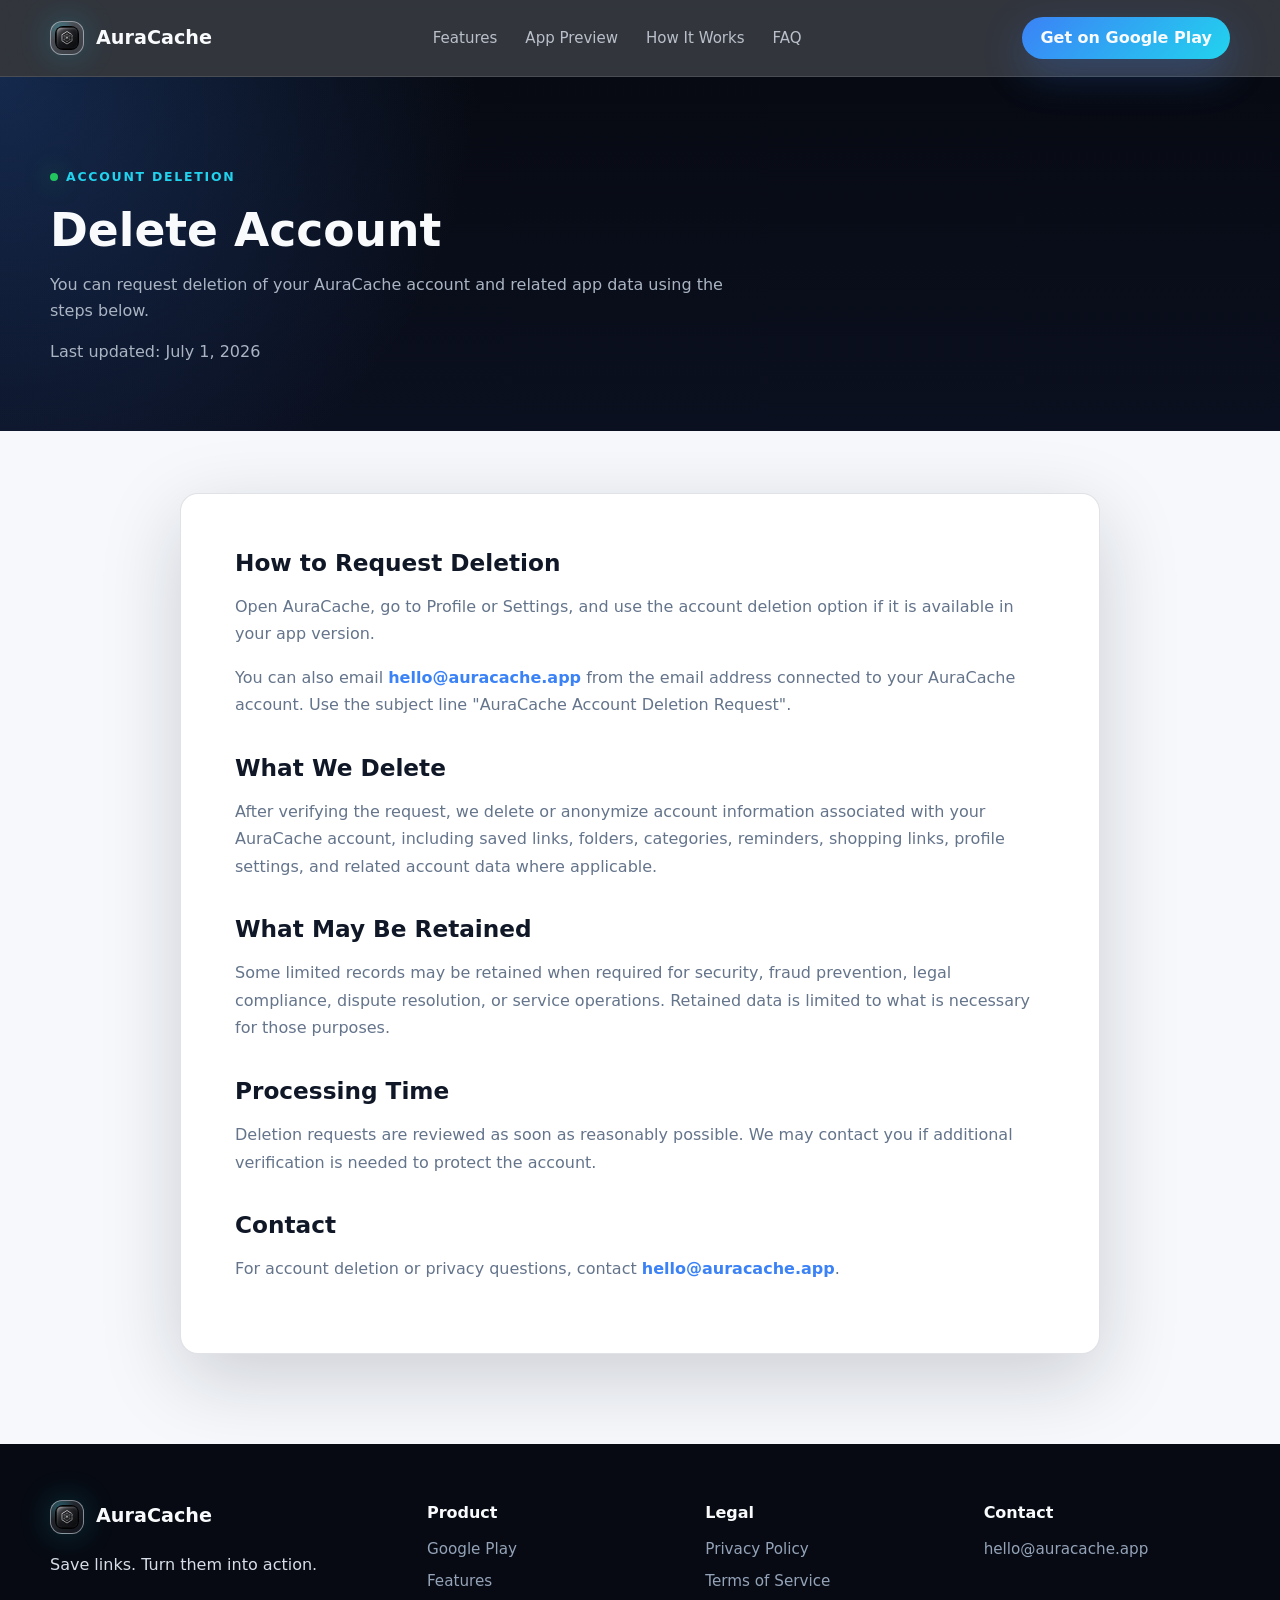
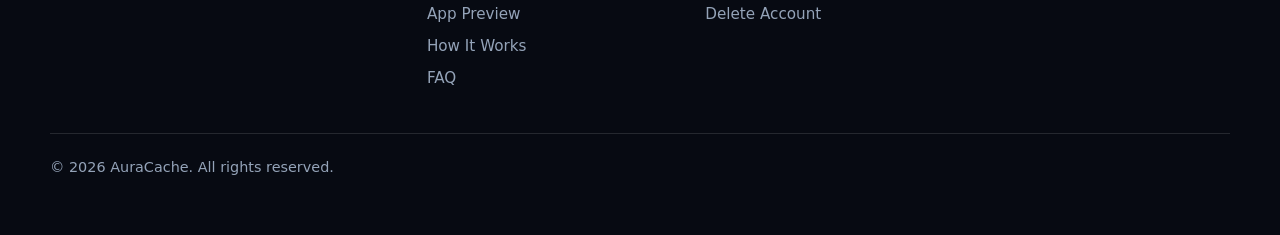
<file: delete-account/index.html>
<!doctype html>
<html lang="en">
<head>
  <meta charset="utf-8">
  <title>Delete Account - AuraCache</title>
  <meta name="viewport" content="width=device-width, initial-scale=1">
  <meta name="description" content="How to request deletion of your AuraCache account and related app data.">
  <meta name="robots" content="index, follow">
  <link rel="canonical" href="https://auracache.app/delete-account/">
  <meta property="og:type" content="website">
  <meta property="og:site_name" content="AuraCache">
  <meta property="og:url" content="https://auracache.app/delete-account/">
  <meta property="og:title" content="Delete Account - AuraCache">
  <meta property="og:description" content="Instructions for deleting your AuraCache account and related app data.">
  <meta property="og:image" content="https://auracache.app/og-image.png">
  <meta name="twitter:card" content="summary_large_image">
  <meta name="twitter:title" content="Delete Account - AuraCache">
  <meta name="twitter:description" content="Instructions for deleting your AuraCache account and related app data.">
  <meta name="twitter:image" content="https://auracache.app/og-image.png">
  <link rel="icon" href="../favicon.ico" sizes="any">
  <link rel="icon" type="image/png" sizes="32x32" href="../favicon-32x32.png">
  <link rel="icon" type="image/png" sizes="16x16" href="../favicon-16x16.png">
  <link rel="apple-touch-icon" href="../apple-touch-icon.png">
  <link rel="manifest" href="../site.webmanifest">
  <meta name="theme-color" content="#070a12">
  <link rel="stylesheet" href="../style.css">
</head>
<body class="legal-page">
  <header class="site-header">
    <div class="container nav">
      <a class="brand" href="../index.html" aria-label="AuraCache home"><span class="brand-mark"><img src="../android-chrome-192x192.png" alt="" width="24" height="24" style="width:24px;height:24px;border-radius:8px;display:block;"></span><span>AuraCache</span></a>
      <nav class="nav-links" aria-label="Main navigation"><a href="../index.html#features">Features</a><a href="../index.html#app-preview">App Preview</a><a href="../index.html#how-it-works">How It Works</a><a href="../index.html#faq">FAQ</a></nav>
      <a class="nav-cta" href="https://play.google.com/store/apps/details?id=com.auracache.app" rel="noopener noreferrer">Get on Google Play</a>
    </div>
  </header>
  <main>
    <section class="legal-hero"><div class="container"><div class="eyebrow"><span class="eyebrow-dot"></span> Account Deletion</div><h1>Delete Account</h1><p>You can request deletion of your AuraCache account and related app data using the steps below.</p><p>Last updated: July 1, 2026</p></div></section>
    <section class="legal-content"><div class="container"><article class="legal-card">
      <h2>How to Request Deletion</h2>
      <p>Open AuraCache, go to Profile or Settings, and use the account deletion option if it is available in your app version.</p>
      <p>You can also email <a href="mailto:hello@auracache.app?subject=AuraCache%20Account%20Deletion%20Request">hello@auracache.app</a> from the email address connected to your AuraCache account. Use the subject line "AuraCache Account Deletion Request".</p>
      <h2>What We Delete</h2>
      <p>After verifying the request, we delete or anonymize account information associated with your AuraCache account, including saved links, folders, categories, reminders, shopping links, profile settings, and related account data where applicable.</p>
      <h2>What May Be Retained</h2>
      <p>Some limited records may be retained when required for security, fraud prevention, legal compliance, dispute resolution, or service operations. Retained data is limited to what is necessary for those purposes.</p>
      <h2>Processing Time</h2>
      <p>Deletion requests are reviewed as soon as reasonably possible. We may contact you if additional verification is needed to protect the account.</p>
      <h2>Contact</h2>
      <p>For account deletion or privacy questions, contact <a href="mailto:hello@auracache.app">hello@auracache.app</a>.</p>
    </article></div></section>
  </main>
  <footer class="site-footer"><div class="container"><div class="footer-grid"><div><a class="brand" href="../index.html" aria-label="AuraCache home"><span class="brand-mark"><img src="../android-chrome-192x192.png" alt="" width="24" height="24" style="width:24px;height:24px;border-radius:8px;display:block;"></span><span>AuraCache</span></a><p>Save links. Turn them into action.</p></div><div><div class="footer-title">Product</div><div class="footer-links"><a href="https://play.google.com/store/apps/details?id=com.auracache.app" rel="noopener noreferrer">Google Play</a><a href="../index.html#features">Features</a><a href="../index.html#app-preview">App Preview</a><a href="../index.html#how-it-works">How It Works</a><a href="../index.html#faq">FAQ</a></div></div><div><div class="footer-title">Legal</div><div class="footer-links"><a href="../privacy.html">Privacy Policy</a><a href="../terms.html">Terms of Service</a><a href="../delete-account/">Delete Account</a></div></div><div><div class="footer-title">Contact</div><div class="footer-links"><a href="mailto:hello@auracache.app">hello@auracache.app</a></div></div></div><div class="footer-bottom">&copy; 2026 AuraCache. All rights reserved.</div></div></footer>
</body>
</html>
</file>
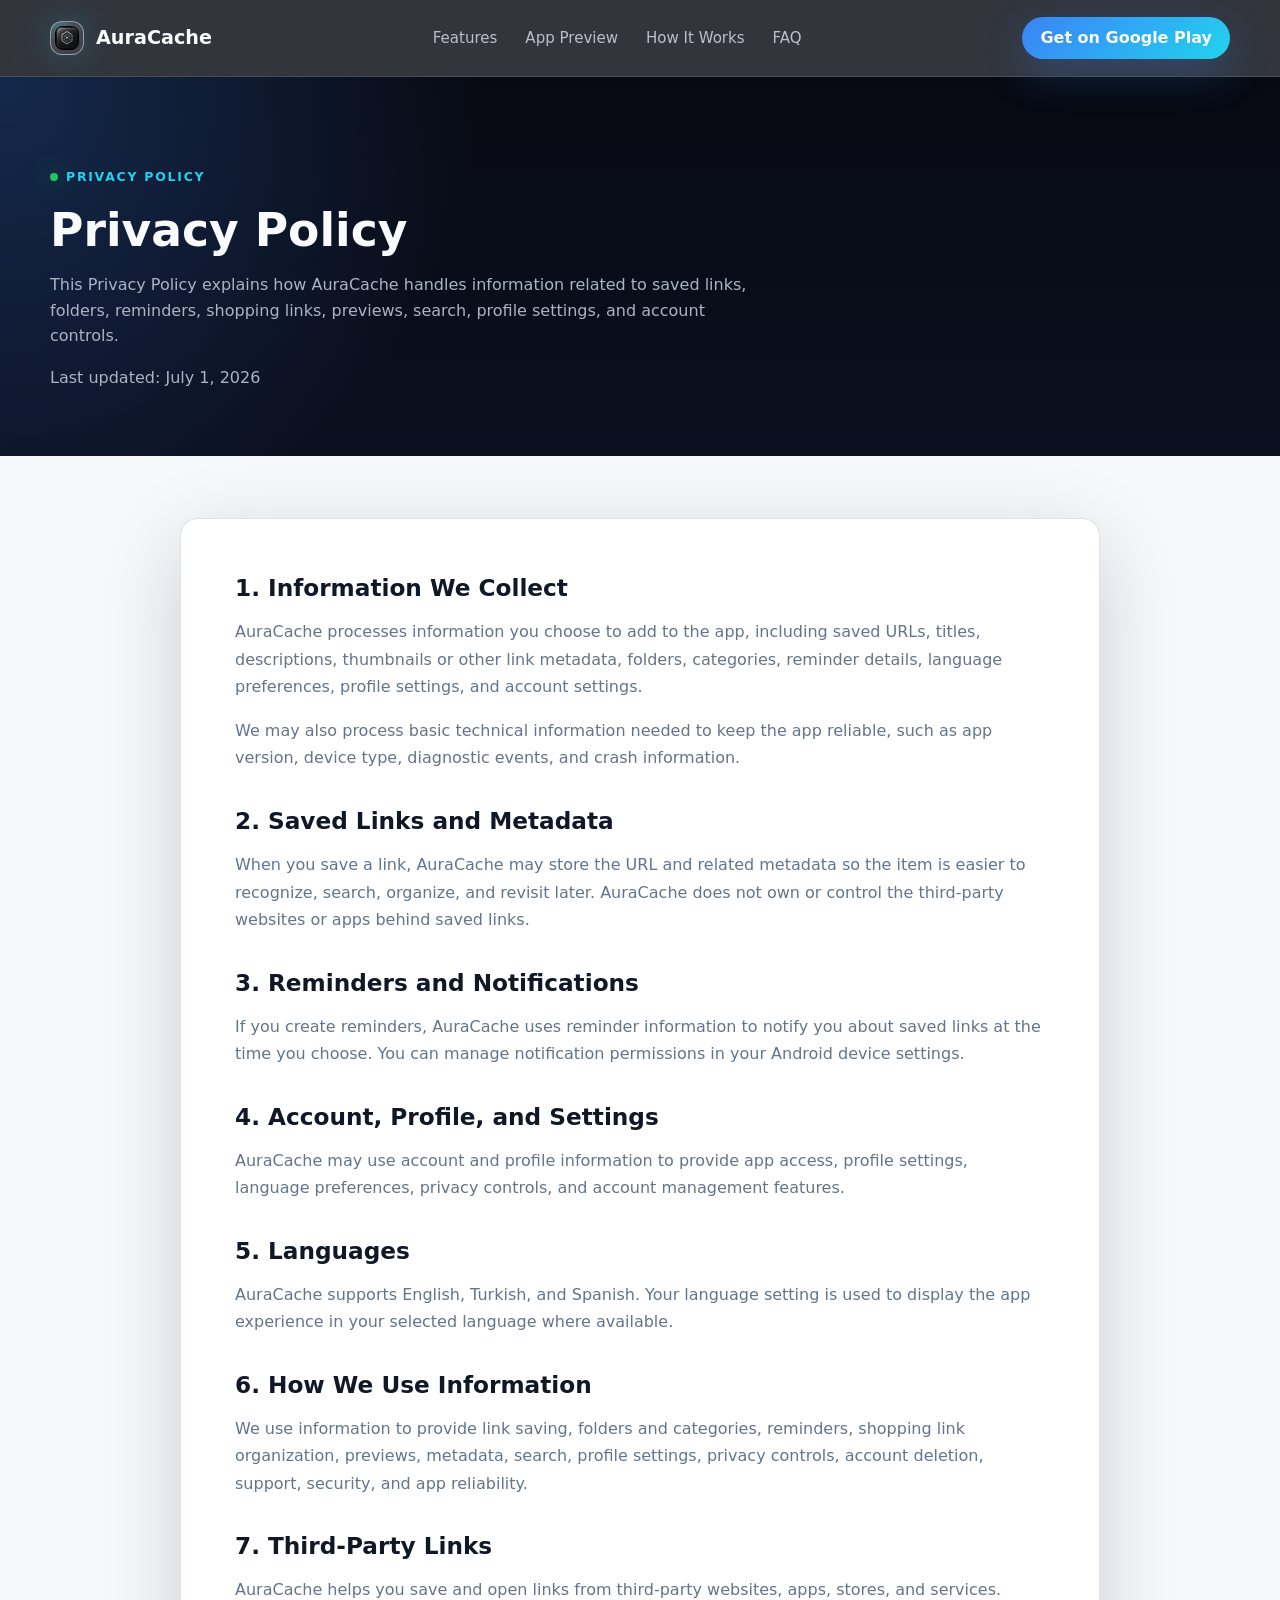
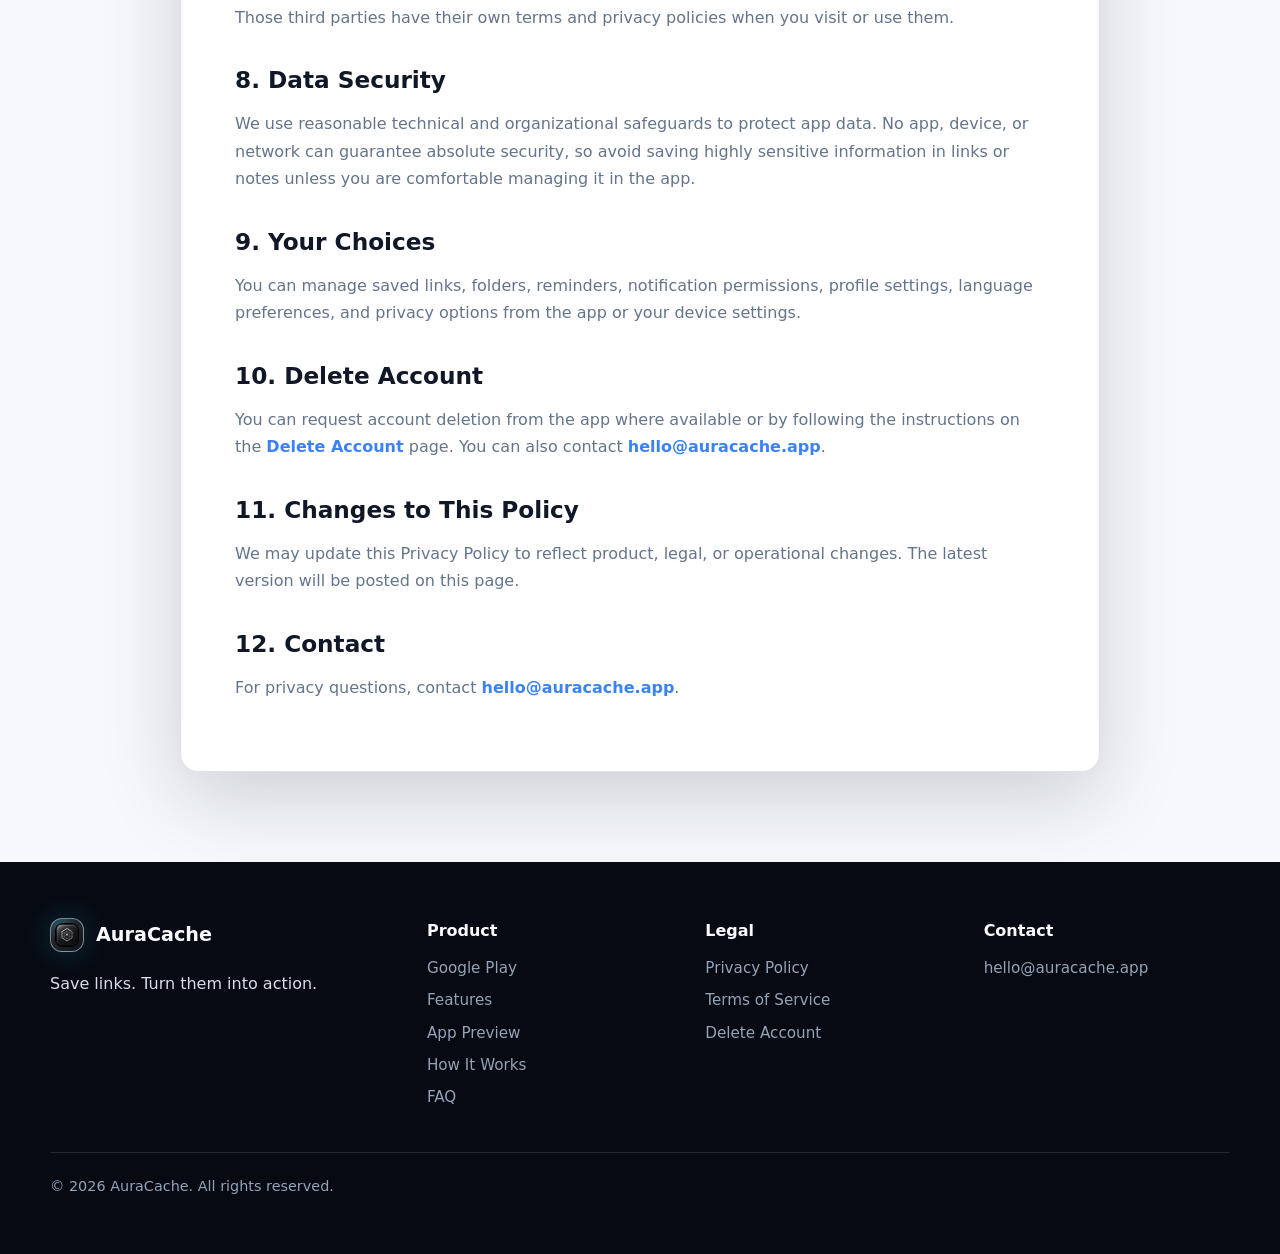
<file: privacy.html>
<!doctype html>
<html lang="en">
<head>
  <meta charset="utf-8">
  <title>Privacy Policy - AuraCache</title>
  <meta name="viewport" content="width=device-width, initial-scale=1">
  <meta name="description" content="Privacy Policy for AuraCache, an Android app for saving links, folders, reminders, shopping links, previews, search, profile settings, and account privacy controls.">
  <meta name="robots" content="index, follow">
  <link rel="canonical" href="https://auracache.app/privacy.html">
  <meta property="og:type" content="website">
  <meta property="og:site_name" content="AuraCache">
  <meta property="og:url" content="https://auracache.app/privacy.html">
  <meta property="og:title" content="Privacy Policy - AuraCache">
  <meta property="og:description" content="How AuraCache handles saved links, metadata, reminders, settings, account controls, and privacy requests.">
  <meta property="og:image" content="https://auracache.app/og-image.png">
  <meta name="twitter:card" content="summary_large_image">
  <meta name="twitter:title" content="Privacy Policy - AuraCache">
  <meta name="twitter:description" content="How AuraCache handles saved links, metadata, reminders, settings, account controls, and privacy requests.">
  <meta name="twitter:image" content="https://auracache.app/og-image.png">
  <link rel="icon" href="favicon.ico" sizes="any">
  <link rel="icon" type="image/png" sizes="32x32" href="favicon-32x32.png">
  <link rel="icon" type="image/png" sizes="16x16" href="favicon-16x16.png">
  <link rel="apple-touch-icon" href="apple-touch-icon.png">
  <link rel="manifest" href="site.webmanifest">
  <meta name="theme-color" content="#070a12">
  <link rel="stylesheet" href="style.css">
</head>
<body class="legal-page">
  <header class="site-header">
    <div class="container nav">
      <a class="brand" href="index.html" aria-label="AuraCache home"><span class="brand-mark"><img src="android-chrome-192x192.png" alt="" width="24" height="24" style="width:24px;height:24px;border-radius:8px;display:block;"></span><span>AuraCache</span></a>
      <nav class="nav-links" aria-label="Main navigation"><a href="index.html#features">Features</a><a href="index.html#app-preview">App Preview</a><a href="index.html#how-it-works">How It Works</a><a href="index.html#faq">FAQ</a></nav>
      <a class="nav-cta" href="https://play.google.com/store/apps/details?id=com.auracache.app" rel="noopener noreferrer">Get on Google Play</a>
    </div>
  </header>
  <main>
    <section class="legal-hero"><div class="container"><div class="eyebrow"><span class="eyebrow-dot"></span> Privacy Policy</div><h1>Privacy Policy</h1><p>This Privacy Policy explains how AuraCache handles information related to saved links, folders, reminders, shopping links, previews, search, profile settings, and account controls.</p><p>Last updated: July 1, 2026</p></div></section>
    <section class="legal-content"><div class="container"><article class="legal-card">
      <h2>1. Information We Collect</h2>
      <p>AuraCache processes information you choose to add to the app, including saved URLs, titles, descriptions, thumbnails or other link metadata, folders, categories, reminder details, language preferences, profile settings, and account settings.</p>
      <p>We may also process basic technical information needed to keep the app reliable, such as app version, device type, diagnostic events, and crash information.</p>
      <h2>2. Saved Links and Metadata</h2>
      <p>When you save a link, AuraCache may store the URL and related metadata so the item is easier to recognize, search, organize, and revisit later. AuraCache does not own or control the third-party websites or apps behind saved links.</p>
      <h2>3. Reminders and Notifications</h2>
      <p>If you create reminders, AuraCache uses reminder information to notify you about saved links at the time you choose. You can manage notification permissions in your Android device settings.</p>
      <h2>4. Account, Profile, and Settings</h2>
      <p>AuraCache may use account and profile information to provide app access, profile settings, language preferences, privacy controls, and account management features.</p>
      <h2>5. Languages</h2>
      <p>AuraCache supports English, Turkish, and Spanish. Your language setting is used to display the app experience in your selected language where available.</p>
      <h2>6. How We Use Information</h2>
      <p>We use information to provide link saving, folders and categories, reminders, shopping link organization, previews, metadata, search, profile settings, privacy controls, account deletion, support, security, and app reliability.</p>
      <h2>7. Third-Party Links</h2>
      <p>AuraCache helps you save and open links from third-party websites, apps, stores, and services. Those third parties have their own terms and privacy policies when you visit or use them.</p>
      <h2>8. Data Security</h2>
      <p>We use reasonable technical and organizational safeguards to protect app data. No app, device, or network can guarantee absolute security, so avoid saving highly sensitive information in links or notes unless you are comfortable managing it in the app.</p>
      <h2>9. Your Choices</h2>
      <p>You can manage saved links, folders, reminders, notification permissions, profile settings, language preferences, and privacy options from the app or your device settings.</p>
      <h2>10. Delete Account</h2>
      <p>You can request account deletion from the app where available or by following the instructions on the <a href="delete-account/">Delete Account</a> page. You can also contact <a href="mailto:hello@auracache.app">hello@auracache.app</a>.</p>
      <h2>11. Changes to This Policy</h2>
      <p>We may update this Privacy Policy to reflect product, legal, or operational changes. The latest version will be posted on this page.</p>
      <h2>12. Contact</h2>
      <p>For privacy questions, contact <a href="mailto:hello@auracache.app">hello@auracache.app</a>.</p>
    </article></div></section>
  </main>
  <footer class="site-footer"><div class="container"><div class="footer-grid"><div><a class="brand" href="index.html" aria-label="AuraCache home"><span class="brand-mark"><img src="android-chrome-192x192.png" alt="" width="24" height="24" style="width:24px;height:24px;border-radius:8px;display:block;"></span><span>AuraCache</span></a><p>Save links. Turn them into action.</p></div><div><div class="footer-title">Product</div><div class="footer-links"><a href="https://play.google.com/store/apps/details?id=com.auracache.app" rel="noopener noreferrer">Google Play</a><a href="index.html#features">Features</a><a href="index.html#app-preview">App Preview</a><a href="index.html#how-it-works">How It Works</a><a href="index.html#faq">FAQ</a></div></div><div><div class="footer-title">Legal</div><div class="footer-links"><a href="privacy.html">Privacy Policy</a><a href="terms.html">Terms of Service</a><a href="delete-account/">Delete Account</a></div></div><div><div class="footer-title">Contact</div><div class="footer-links"><a href="mailto:hello@auracache.app">hello@auracache.app</a></div></div></div><div class="footer-bottom">&copy; 2026 AuraCache. All rights reserved.</div></div></footer>
</body>
</html>
</file>
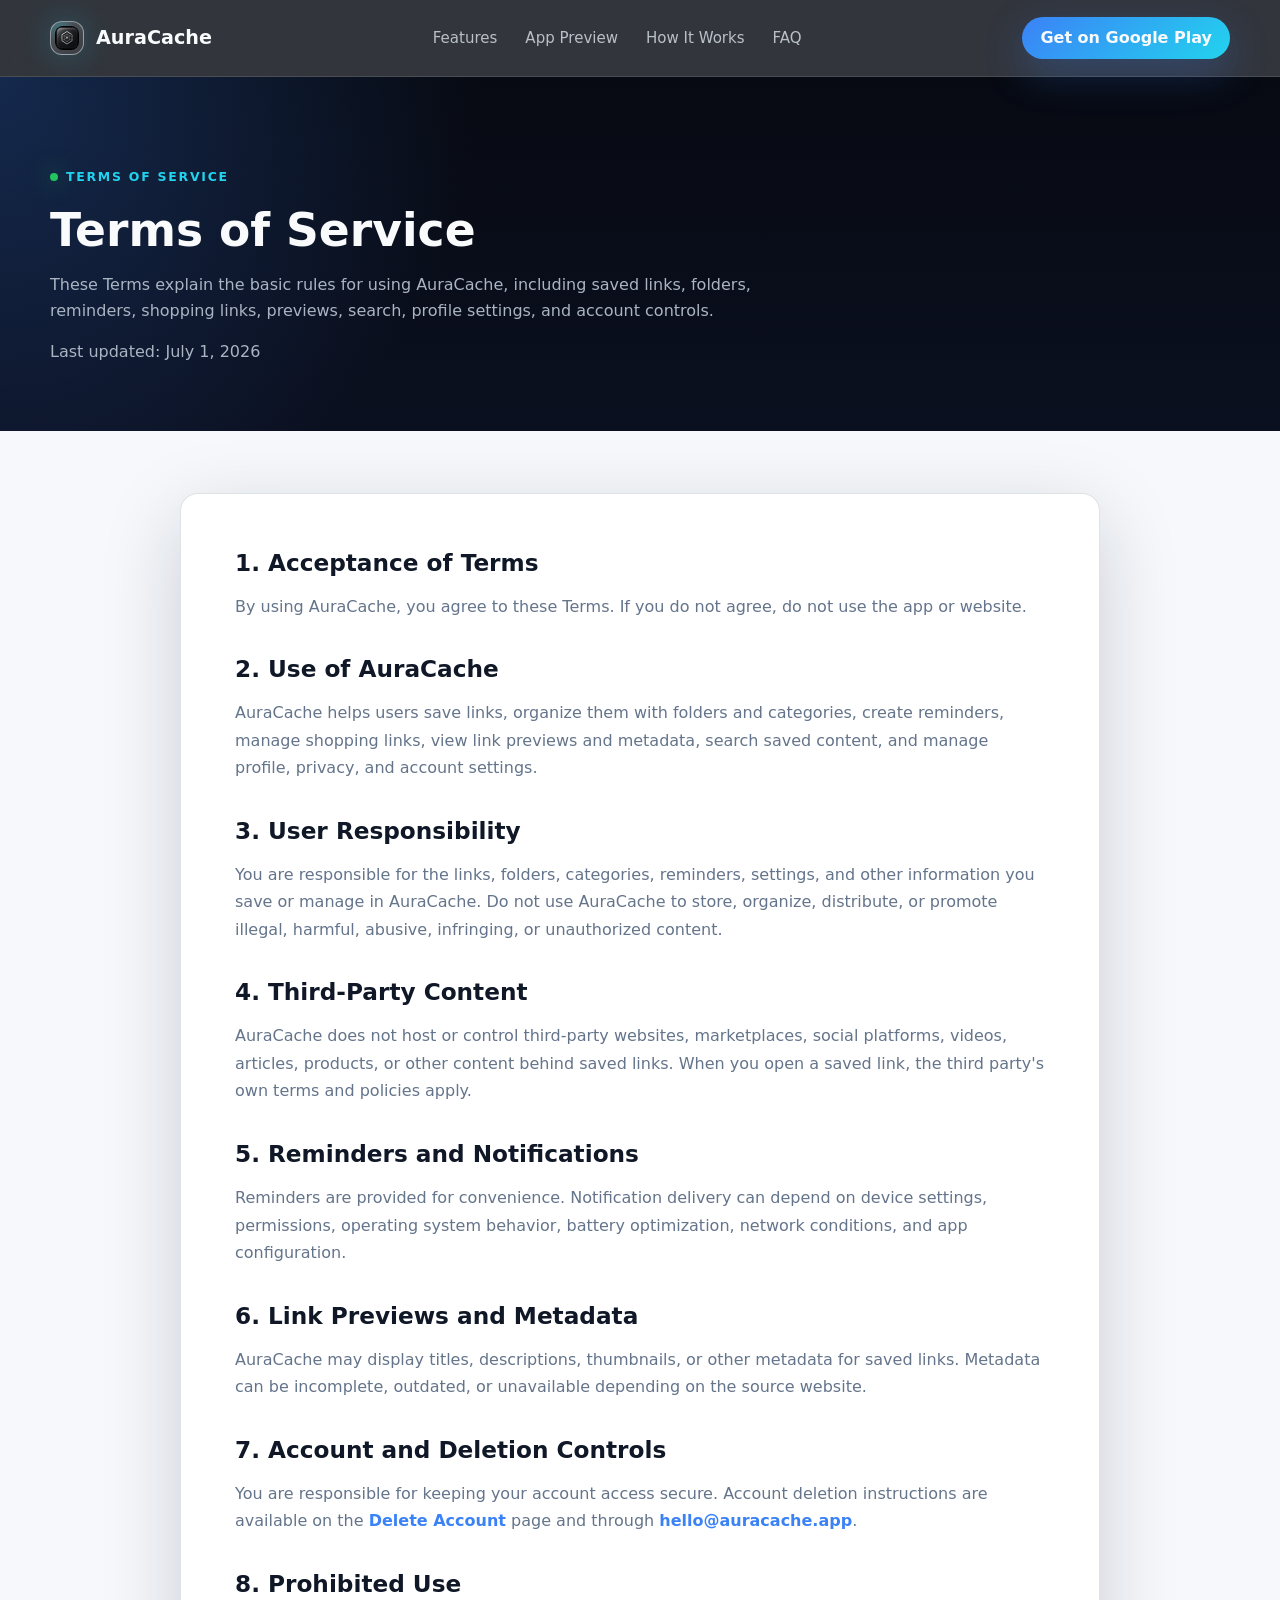
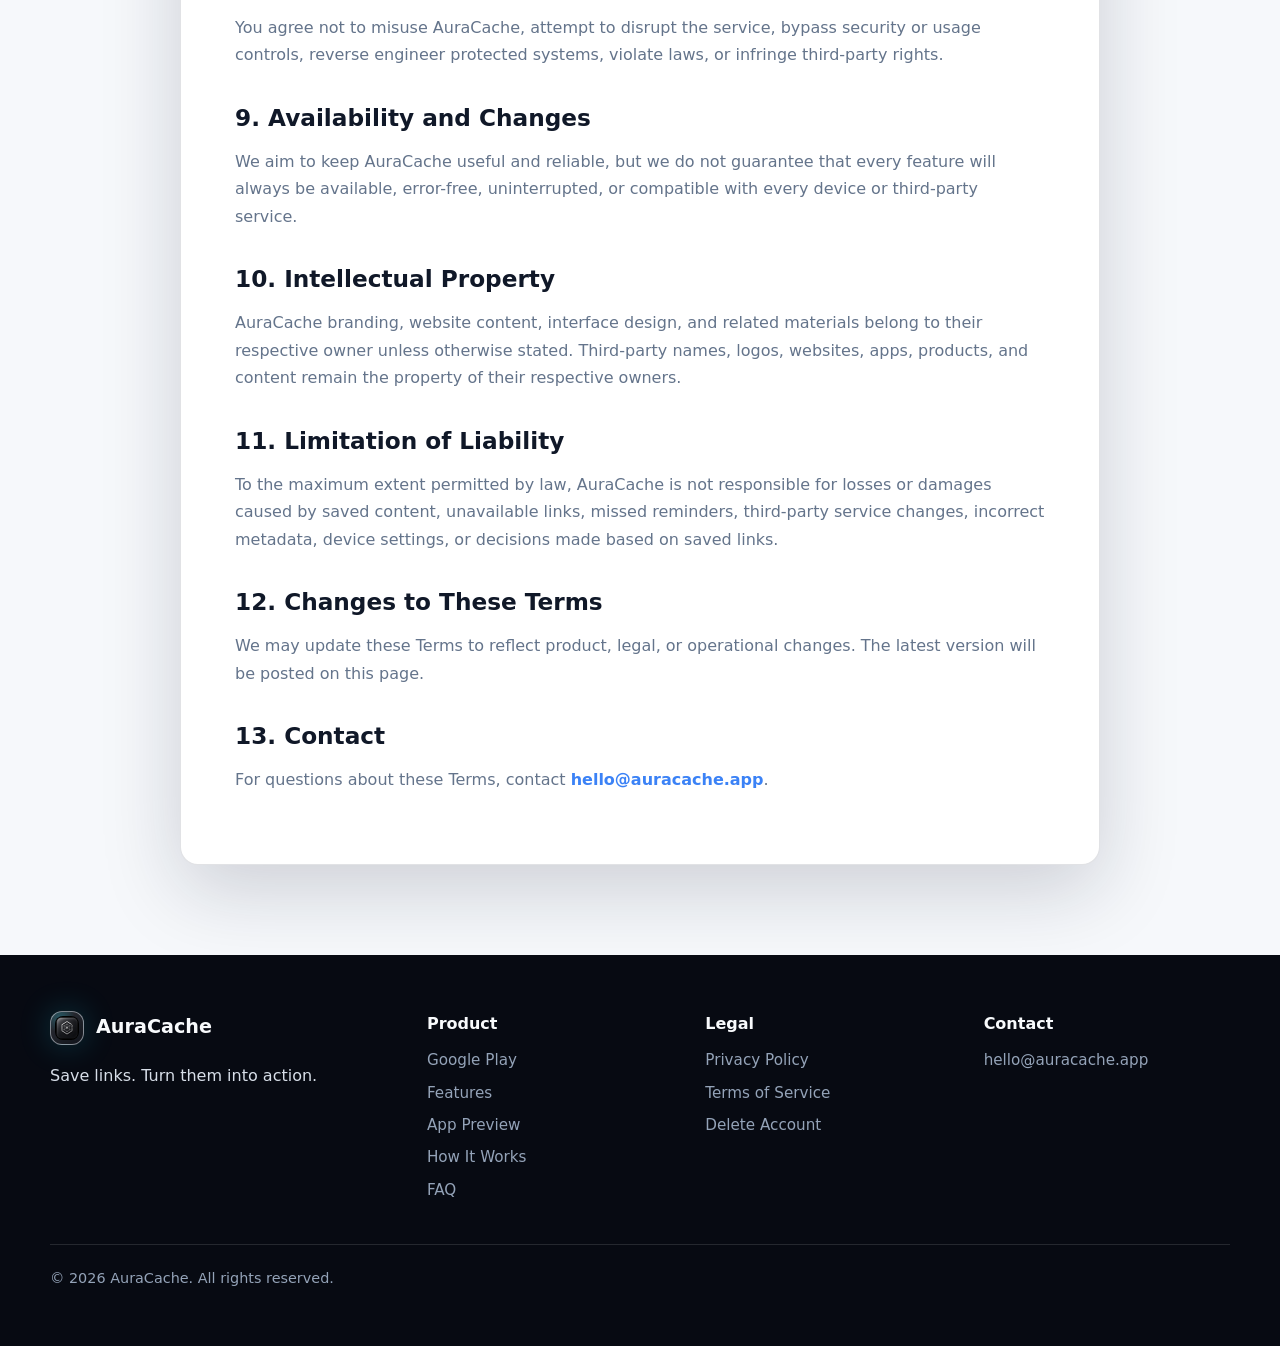
<file: terms.html>
<!doctype html>
<html lang="en">
<head>
  <meta charset="utf-8">
  <title>Terms of Service - AuraCache</title>
  <meta name="viewport" content="width=device-width, initial-scale=1">
  <meta name="description" content="Terms of Service for AuraCache, an Android app for saving links, folders, reminders, shopping links, previews, search, profile settings, and account controls.">
  <meta name="robots" content="index, follow">
  <link rel="canonical" href="https://auracache.app/terms.html">
  <meta property="og:type" content="website">
  <meta property="og:site_name" content="AuraCache">
  <meta property="og:url" content="https://auracache.app/terms.html">
  <meta property="og:title" content="Terms of Service - AuraCache">
  <meta property="og:description" content="Rules for using AuraCache to save links, organize folders, create reminders, manage shopping links, and use account controls.">
  <meta property="og:image" content="https://auracache.app/og-image.png">
  <meta name="twitter:card" content="summary_large_image">
  <meta name="twitter:title" content="Terms of Service - AuraCache">
  <meta name="twitter:description" content="Rules for using AuraCache to save links, organize folders, create reminders, manage shopping links, and use account controls.">
  <meta name="twitter:image" content="https://auracache.app/og-image.png">
  <link rel="icon" href="favicon.ico" sizes="any">
  <link rel="icon" type="image/png" sizes="32x32" href="favicon-32x32.png">
  <link rel="icon" type="image/png" sizes="16x16" href="favicon-16x16.png">
  <link rel="apple-touch-icon" href="apple-touch-icon.png">
  <link rel="manifest" href="site.webmanifest">
  <meta name="theme-color" content="#070a12">
  <link rel="stylesheet" href="style.css">
</head>
<body class="legal-page">
  <header class="site-header">
    <div class="container nav">
      <a class="brand" href="index.html" aria-label="AuraCache home"><span class="brand-mark"><img src="android-chrome-192x192.png" alt="" width="24" height="24" style="width:24px;height:24px;border-radius:8px;display:block;"></span><span>AuraCache</span></a>
      <nav class="nav-links" aria-label="Main navigation"><a href="index.html#features">Features</a><a href="index.html#app-preview">App Preview</a><a href="index.html#how-it-works">How It Works</a><a href="index.html#faq">FAQ</a></nav>
      <a class="nav-cta" href="https://play.google.com/store/apps/details?id=com.auracache.app" rel="noopener noreferrer">Get on Google Play</a>
    </div>
  </header>
  <main>
    <section class="legal-hero"><div class="container"><div class="eyebrow"><span class="eyebrow-dot"></span> Terms of Service</div><h1>Terms of Service</h1><p>These Terms explain the basic rules for using AuraCache, including saved links, folders, reminders, shopping links, previews, search, profile settings, and account controls.</p><p>Last updated: July 1, 2026</p></div></section>
    <section class="legal-content"><div class="container"><article class="legal-card">
      <h2>1. Acceptance of Terms</h2>
      <p>By using AuraCache, you agree to these Terms. If you do not agree, do not use the app or website.</p>
      <h2>2. Use of AuraCache</h2>
      <p>AuraCache helps users save links, organize them with folders and categories, create reminders, manage shopping links, view link previews and metadata, search saved content, and manage profile, privacy, and account settings.</p>
      <h2>3. User Responsibility</h2>
      <p>You are responsible for the links, folders, categories, reminders, settings, and other information you save or manage in AuraCache. Do not use AuraCache to store, organize, distribute, or promote illegal, harmful, abusive, infringing, or unauthorized content.</p>
      <h2>4. Third-Party Content</h2>
      <p>AuraCache does not host or control third-party websites, marketplaces, social platforms, videos, articles, products, or other content behind saved links. When you open a saved link, the third party's own terms and policies apply.</p>
      <h2>5. Reminders and Notifications</h2>
      <p>Reminders are provided for convenience. Notification delivery can depend on device settings, permissions, operating system behavior, battery optimization, network conditions, and app configuration.</p>
      <h2>6. Link Previews and Metadata</h2>
      <p>AuraCache may display titles, descriptions, thumbnails, or other metadata for saved links. Metadata can be incomplete, outdated, or unavailable depending on the source website.</p>
      <h2>7. Account and Deletion Controls</h2>
      <p>You are responsible for keeping your account access secure. Account deletion instructions are available on the <a href="delete-account/">Delete Account</a> page and through <a href="mailto:hello@auracache.app">hello@auracache.app</a>.</p>
      <h2>8. Prohibited Use</h2>
      <p>You agree not to misuse AuraCache, attempt to disrupt the service, bypass security or usage controls, reverse engineer protected systems, violate laws, or infringe third-party rights.</p>
      <h2>9. Availability and Changes</h2>
      <p>We aim to keep AuraCache useful and reliable, but we do not guarantee that every feature will always be available, error-free, uninterrupted, or compatible with every device or third-party service.</p>
      <h2>10. Intellectual Property</h2>
      <p>AuraCache branding, website content, interface design, and related materials belong to their respective owner unless otherwise stated. Third-party names, logos, websites, apps, products, and content remain the property of their respective owners.</p>
      <h2>11. Limitation of Liability</h2>
      <p>To the maximum extent permitted by law, AuraCache is not responsible for losses or damages caused by saved content, unavailable links, missed reminders, third-party service changes, incorrect metadata, device settings, or decisions made based on saved links.</p>
      <h2>12. Changes to These Terms</h2>
      <p>We may update these Terms to reflect product, legal, or operational changes. The latest version will be posted on this page.</p>
      <h2>13. Contact</h2>
      <p>For questions about these Terms, contact <a href="mailto:hello@auracache.app">hello@auracache.app</a>.</p>
    </article></div></section>
  </main>
  <footer class="site-footer"><div class="container"><div class="footer-grid"><div><a class="brand" href="index.html" aria-label="AuraCache home"><span class="brand-mark"><img src="android-chrome-192x192.png" alt="" width="24" height="24" style="width:24px;height:24px;border-radius:8px;display:block;"></span><span>AuraCache</span></a><p>Save links. Turn them into action.</p></div><div><div class="footer-title">Product</div><div class="footer-links"><a href="https://play.google.com/store/apps/details?id=com.auracache.app" rel="noopener noreferrer">Google Play</a><a href="index.html#features">Features</a><a href="index.html#app-preview">App Preview</a><a href="index.html#how-it-works">How It Works</a><a href="index.html#faq">FAQ</a></div></div><div><div class="footer-title">Legal</div><div class="footer-links"><a href="privacy.html">Privacy Policy</a><a href="terms.html">Terms of Service</a><a href="delete-account/">Delete Account</a></div></div><div><div class="footer-title">Contact</div><div class="footer-links"><a href="mailto:hello@auracache.app">hello@auracache.app</a></div></div></div><div class="footer-bottom">&copy; 2026 AuraCache. All rights reserved.</div></div></footer>
</body>
</html>
</file>
<file: style.css>
:root {
  --bg-dark: #070a12;
  --bg-dark-2: #0b1020;
  --bg-card: #101624;
  --bg-card-soft: #151d2e;
  --bg-light: #f6f8fb;
  --bg-white: #ffffff;

  --text-main: #f8fafc;
  --text-dark: #101828;
  --text-muted: #94a3b8;
  --text-soft: #64748b;

  --silver: #d7dee8;
  --silver-dark: #aab4c3;
  --blue: #3b82f6;
  --cyan: #22d3ee;
  --green: #22c55e;
  --amber: #f59e0b;

  --border-dark: rgba(255, 255, 255, 0.12);
  --border-light: rgba(15, 23, 42, 0.12);

  --shadow-soft: 0 24px 80px rgba(15, 23, 42, 0.18);
  --shadow-dark: 0 30px 100px rgba(0, 0, 0, 0.35);

  --radius-xl: 28px;
  --radius-lg: 22px;
  --radius-md: 16px;

  --container: 1180px;
}

* {
  box-sizing: border-box;
}

html {
  scroll-behavior: smooth;
}

body {
  margin: 0;
  font-family:
    Inter,
    ui-sans-serif,
    system-ui,
    -apple-system,
    BlinkMacSystemFont,
    "Segoe UI",
    sans-serif;
  background: var(--bg-light);
  color: var(--text-dark);
  line-height: 1.6;
}

a {
  color: inherit;
  text-decoration: none;
}

img {
  max-width: 100%;
  display: block;
}

.container {
  width: min(100% - 40px, var(--container));
  margin: 0 auto;
}

.site-header {
  position: sticky;
  top: 0;
  z-index: 50;
  background: rgba(7, 10, 18, 0.82);
  backdrop-filter: blur(18px);
  border-bottom: 1px solid var(--border-dark);
}

.nav {
  min-height: 76px;
  display: flex;
  align-items: center;
  justify-content: space-between;
  gap: 24px;
}

.brand {
  display: inline-flex;
  align-items: center;
  gap: 12px;
  color: var(--text-main);
  font-weight: 800;
  letter-spacing: -0.03em;
  font-size: 1.2rem;
}

.brand-mark {
  width: 34px;
  height: 34px;
  border-radius: 12px;
  display: grid;
  place-items: center;
  color: var(--cyan);
  border: 1px solid rgba(215, 222, 232, 0.55);
  background:
    radial-gradient(circle at 30% 20%, rgba(34, 211, 238, 0.28), transparent 42%),
    linear-gradient(145deg, rgba(255, 255, 255, 0.16), rgba(255, 255, 255, 0.04));
  box-shadow: 0 0 32px rgba(34, 211, 238, 0.22);
}

.nav-links {
  display: flex;
  align-items: center;
  gap: 28px;
  color: var(--silver);
  font-size: 0.94rem;
}

.nav-links a {
  opacity: 0.82;
  transition: opacity 0.2s ease, color 0.2s ease;
}

.nav-links a:hover {
  opacity: 1;
  color: var(--cyan);
}

.nav-cta {
  display: inline-flex;
  align-items: center;
  justify-content: center;
  min-height: 42px;
  padding: 0 18px;
  border-radius: 999px;
  color: var(--text-main);
  background: linear-gradient(135deg, var(--blue), var(--cyan));
  font-weight: 700;
  box-shadow: 0 14px 40px rgba(59, 130, 246, 0.28);
}

.hero {
  position: relative;
  overflow: hidden;
  background:
    radial-gradient(circle at top left, rgba(59, 130, 246, 0.26), transparent 34%),
    radial-gradient(circle at 72% 18%, rgba(34, 211, 238, 0.22), transparent 32%),
    linear-gradient(180deg, var(--bg-dark), var(--bg-dark-2));
  color: var(--text-main);
  padding: 92px 0 110px;
}

.hero::after {
  content: "";
  position: absolute;
  inset: auto -12% -32% -12%;
  height: 360px;
  background: radial-gradient(circle, rgba(34, 211, 238, 0.18), transparent 64%);
  pointer-events: none;
}

.hero-grid {
  position: relative;
  z-index: 2;
  display: grid;
  grid-template-columns: minmax(0, 1.03fr) minmax(320px, 0.97fr);
  align-items: center;
  gap: 70px;
}

.eyebrow {
  display: inline-flex;
  align-items: center;
  gap: 8px;
  color: var(--cyan);
  font-weight: 800;
  font-size: 0.78rem;
  text-transform: uppercase;
  letter-spacing: 0.14em;
  margin-bottom: 18px;
}

.eyebrow-dot {
  width: 8px;
  height: 8px;
  border-radius: 999px;
  background: var(--green);
  box-shadow: 0 0 24px rgba(34, 197, 94, 0.8);
}

.hero h1 {
  margin: 0;
  max-width: 720px;
  font-size: clamp(3.1rem, 8vw, 6.7rem);
  line-height: 0.92;
  letter-spacing: -0.075em;
}

.hero-lead {
  max-width: 620px;
  margin: 26px 0 0;
  color: var(--silver);
  font-size: clamp(1.1rem, 2vw, 1.36rem);
}

.hero-actions {
  display: flex;
  flex-wrap: wrap;
  gap: 14px;
  margin-top: 34px;
}

.btn {
  display: inline-flex;
  align-items: center;
  justify-content: center;
  min-height: 52px;
  padding: 0 24px;
  border-radius: 999px;
  font-weight: 800;
  border: 1px solid transparent;
  transition: transform 0.2s ease, box-shadow 0.2s ease, background 0.2s ease;
}

.btn:hover {
  transform: translateY(-2px);
}

.btn-primary {
  color: #ffffff;
  background: linear-gradient(135deg, var(--blue), var(--cyan));
  box-shadow: 0 20px 50px rgba(59, 130, 246, 0.34);
}

.btn-secondary {
  color: var(--text-main);
  border-color: var(--border-dark);
  background: rgba(255, 255, 255, 0.06);
}

.hero-note {
  margin-top: 20px;
  color: var(--text-muted);
  font-size: 0.96rem;
}

.hero-visual {
  position: relative;
  min-height: 540px;
}

.phone-mockup {
  width: min(100%, 355px);
  margin: 0 auto;
  border-radius: 42px;
  padding: 16px;
  background:
    linear-gradient(145deg, rgba(255, 255, 255, 0.24), rgba(255, 255, 255, 0.04)),
    rgba(16, 22, 36, 0.88);
  border: 1px solid rgba(215, 222, 232, 0.24);
  box-shadow: var(--shadow-dark);
}

.phone-screen {
  min-height: 610px;
  border-radius: 32px;
  overflow: hidden;
  padding: 22px;
  background:
    radial-gradient(circle at 80% 0%, rgba(34, 211, 238, 0.24), transparent 32%),
    linear-gradient(180deg, #111827, #070a12);
  border: 1px solid rgba(255, 255, 255, 0.08);
}

.app-topbar {
  display: flex;
  align-items: center;
  justify-content: space-between;
  color: var(--silver);
  font-size: 0.84rem;
}

.app-card {
  margin-top: 22px;
  padding: 18px;
  border-radius: 22px;
  background: rgba(255, 255, 255, 0.075);
  border: 1px solid rgba(255, 255, 255, 0.11);
}

.app-card strong {
  display: block;
  color: var(--text-main);
  font-size: 1rem;
  margin-bottom: 6px;
}

.app-card span {
  color: var(--text-muted);
  font-size: 0.88rem;
}

.app-pill-row {
  display: flex;
  gap: 8px;
  flex-wrap: wrap;
  margin-top: 18px;
}

.app-pill {
  border-radius: 999px;
  padding: 7px 10px;
  font-size: 0.76rem;
  color: var(--silver);
  background: rgba(34, 211, 238, 0.08);
  border: 1px solid rgba(34, 211, 238, 0.18);
}

.app-list {
  margin-top: 22px;
  display: grid;
  gap: 12px;
}

.app-list-item {
  padding: 14px;
  border-radius: 18px;
  background: rgba(255, 255, 255, 0.055);
  border: 1px solid rgba(255, 255, 255, 0.08);
}

.app-list-item b {
  display: block;
  color: var(--text-main);
  font-size: 0.92rem;
}

.app-list-item small {
  color: var(--text-muted);
}

.float-card {
  position: absolute;
  z-index: 5;
  min-width: 168px;
  padding: 16px;
  border-radius: 20px;
  color: var(--text-main);
  background: rgba(16, 22, 36, 0.78);
  border: 1px solid rgba(215, 222, 232, 0.18);
  backdrop-filter: blur(16px);
  box-shadow: 0 22px 60px rgba(0, 0, 0, 0.28);
}

.float-card b {
  display: block;
  font-size: 0.88rem;
}

.float-card span {
  display: block;
  margin-top: 4px;
  color: var(--text-muted);
  font-size: 0.78rem;
}

.float-1 {
  top: 52px;
  left: 8px;
}

.float-2 {
  right: 0;
  top: 152px;
}

.float-3 {
  left: 0;
  bottom: 116px;
}

.float-4 {
  right: 12px;
  bottom: 44px;
}

.section {
  padding: 96px 0;
}

.section-dark {
  background: var(--bg-dark);
  color: var(--text-main);
}

.section-white {
  background: var(--bg-white);
}

.section-soft {
  background: var(--bg-light);
}

.section-header {
  max-width: 760px;
  margin-bottom: 46px;
}

.section-header.center {
  text-align: center;
  margin-left: auto;
  margin-right: auto;
}

.kicker {
  color: var(--blue);
  font-weight: 900;
  font-size: 0.78rem;
  text-transform: uppercase;
  letter-spacing: 0.13em;
  margin-bottom: 12px;
}

.section h2 {
  margin: 0;
  font-size: clamp(2.1rem, 4vw, 4rem);
  line-height: 1;
  letter-spacing: -0.06em;
}

.section p {
  color: var(--text-soft);
  font-size: 1.05rem;
}

.section-dark p {
  color: var(--silver-dark);
}

.problem-card {
  padding: clamp(28px, 5vw, 54px);
  border-radius: var(--radius-xl);
  background:
    radial-gradient(circle at top right, rgba(34, 211, 238, 0.14), transparent 34%),
    linear-gradient(135deg, #ffffff, #f2f5fa);
  border: 1px solid var(--border-light);
  box-shadow: var(--shadow-soft);
}

.problem-card h2 {
  max-width: 760px;
}

.problem-card p {
  max-width: 760px;
  margin-bottom: 0;
}

.feature-grid {
  display: grid;
  grid-template-columns: repeat(3, minmax(0, 1fr));
  gap: 18px;
}

.feature-card {
  min-height: 240px;
  padding: 26px;
  border-radius: var(--radius-lg);
  background: var(--bg-white);
  border: 1px solid var(--border-light);
  box-shadow: 0 16px 48px rgba(15, 23, 42, 0.07);
}

.feature-icon {
  width: 48px;
  height: 48px;
  display: grid;
  place-items: center;
  border-radius: 16px;
  color: var(--blue);
  background: linear-gradient(135deg, rgba(59, 130, 246, 0.14), rgba(34, 211, 238, 0.14));
  margin-bottom: 20px;
  font-weight: 900;
}

.feature-card h3,
.step-card h3,
.plan-card h3,
.pro-card h3,
.faq-item h3 {
  margin: 0 0 10px;
  color: var(--text-dark);
  letter-spacing: -0.035em;
  line-height: 1.1;
}

.feature-card p,
.step-card p,
.plan-card p,
.pro-card p,
.faq-item p {
  margin: 0;
}

.steps {
  display: grid;
  grid-template-columns: repeat(4, minmax(0, 1fr));
  gap: 16px;
}

.step-card {
  position: relative;
  padding: 28px 22px;
  border-radius: var(--radius-lg);
  background: rgba(255, 255, 255, 0.06);
  border: 1px solid var(--border-dark);
}

.step-number {
  width: 38px;
  height: 38px;
  display: grid;
  place-items: center;
  margin-bottom: 22px;
  border-radius: 999px;
  color: var(--text-main);
  background: linear-gradient(135deg, var(--blue), var(--cyan));
  font-weight: 900;
}

.step-card h3 {
  color: var(--text-main);
}

.pro-feature-grid {
  display: grid;
  grid-template-columns: repeat(2, minmax(0, 1fr));
  gap: 16px;
  margin-top: 28px;
}

.pro-card {
  padding: 24px;
  border-radius: var(--radius-lg);
  background: var(--bg-white);
  border: 1px solid var(--border-light);
}

.faq-grid {
  display: grid;
  gap: 14px;
}

.faq-item {
  padding: 24px 26px;
  border-radius: var(--radius-lg);
  background: var(--bg-white);
  border: 1px solid var(--border-light);
}

.site-footer {
  padding: 56px 0;
  color: var(--silver);
  background: var(--bg-dark);
}

.footer-grid {
  display: grid;
  grid-template-columns: 1.4fr repeat(3, 1fr);
  gap: 32px;
}

.footer-title {
  color: var(--text-main);
  font-weight: 900;
  margin-bottom: 12px;
}

.footer-links {
  display: grid;
  gap: 8px;
  color: var(--text-muted);
  font-size: 0.95rem;
}

.footer-links a:hover {
  color: var(--cyan);
}

.footer-bottom {
  margin-top: 42px;
  padding-top: 22px;
  border-top: 1px solid var(--border-dark);
  color: var(--text-muted);
  font-size: 0.9rem;
}

.legal-page {
  background: var(--bg-light);
}

.legal-hero {
  padding: 86px 0 50px;
  color: var(--text-main);
  background:
    radial-gradient(circle at top left, rgba(59, 130, 246, 0.26), transparent 36%),
    linear-gradient(180deg, var(--bg-dark), var(--bg-dark-2));
}

.legal-hero h1 {
  margin: 0;
  font-size: clamp(2.6rem, 6vw, 5rem);
  line-height: 1;
  letter-spacing: -0.07em;
}

.legal-hero p {
  max-width: 720px;
  color: var(--silver-dark);
}

.legal-content {
  padding: 62px 0 90px;
}

.legal-card {
  padding: clamp(26px, 5vw, 54px);
  border-radius: var(--radius-xl);
  background: var(--bg-white);
  border: 1px solid var(--border-light);
  box-shadow: var(--shadow-soft);
}

.legal-card h2 {
  margin-top: 34px;
  margin-bottom: 10px;
  letter-spacing: -0.04em;
}

.legal-card h2:first-child {
  margin-top: 0;
}

.legal-card p,
.legal-card li {
  color: var(--text-soft);
}

.legal-card a {
  color: var(--blue);
  font-weight: 700;
}

/* Tablet */
@media (max-width: 980px) {
  .nav-links {
    display: none;
  }

  .hero {
    padding: 72px 0 88px;
  }

  .hero-grid {
    grid-template-columns: 1fr;
  }

  .hero-visual {
    min-height: auto;
  }

  .float-card {
    display: none;
  }

  .feature-grid,
  .steps,
  .footer-grid {
    grid-template-columns: 1fr 1fr;
  }
}

/* Mobile */
@media (max-width: 640px) {
  .container {
    width: min(100% - 28px, var(--container));
  }

  .nav {
    min-height: 58px;
  }

  .brand {
    gap: 9px;
    font-size: 1rem;
  }

  .brand-mark {
    width: 30px;
    height: 30px;
    border-radius: 10px;
  }

  .nav-cta {
    display: none;
  }

  .hero {
    padding: 38px 0 44px;
  }

  .hero-grid {
    display: grid;
    grid-template-columns: minmax(0, 1fr) 138px;
    align-items: center;
    gap: 12px;
  }

  .hero-grid > div:first-child {
    min-width: 0;
  }

  .hero-visual {
    width: 138px;
    min-height: auto;
    justify-self: end;
    align-self: center;
  }

  .eyebrow {
    font-size: 0.58rem;
    letter-spacing: 0.12em;
    gap: 6px;
    margin-bottom: 12px;
  }

  .eyebrow-dot {
    width: 6px;
    height: 6px;
  }

  .hero h1 {
    font-size: clamp(1.9rem, 9vw, 2.85rem);
    line-height: 0.94;
    letter-spacing: -0.065em;
  }

  .hero-lead {
    margin-top: 12px;
    font-size: 0.82rem;
    line-height: 1.4;
  }

  .hero-note {
    display: none;
  }

  .hero-actions {
    margin-top: 16px;
    gap: 8px;
    flex-direction: column;
  }

  .btn {
    width: 100%;
    min-height: 40px;
    padding: 0 10px;
    font-size: 0.74rem;
  }

  .phone-mockup {
    width: 138px;
    max-width: 138px;
    margin: 0;
    padding: 7px;
    border-radius: 26px;
  }

  .phone-screen {
    min-height: 270px;
    max-height: 270px;
    padding: 8px;
    border-radius: 20px;
  }

  .app-topbar {
    font-size: 0.48rem;
  }

  .app-card {
    margin-top: 9px;
    padding: 8px;
    border-radius: 13px;
  }

  .app-card strong {
    font-size: 0.54rem;
    line-height: 1.2;
    margin-bottom: 4px;
  }

  .app-card span {
    font-size: 0.45rem;
    line-height: 1.3;
  }

  .app-pill-row {
    gap: 4px;
    margin-top: 7px;
  }

  .app-pill {
    padding: 3px 5px;
    font-size: 0.4rem;
  }

  .app-list {
    margin-top: 9px;
    gap: 5px;
  }

  .app-list-item {
    padding: 6px;
    border-radius: 10px;
  }

  .app-list-item b {
    font-size: 0.5rem;
    line-height: 1.15;
  }

  .app-list-item small {
    font-size: 0.42rem;
    line-height: 1.2;
  }

  .app-list-item:nth-child(n+4) {
    display: none;
  }

  .float-card {
    display: none;
  }

  .section {
    padding: 56px 0;
  }

  .section-header {
    margin-bottom: 26px;
  }

  .section h2 {
    font-size: clamp(1.75rem, 8vw, 2.45rem);
    line-height: 1.05;
  }

  .section p {
    font-size: 0.92rem;
  }

  .feature-grid,
  .steps {
    grid-template-columns: repeat(2, minmax(0, 1fr));
    gap: 12px;
  }

  .feature-card,
  .step-card {
    min-height: auto;
    padding: 15px;
    border-radius: 18px;
  }

  .feature-icon,
  .step-number {
    width: 30px;
    height: 30px;
    margin-bottom: 10px;
    font-size: 0.72rem;
  }

  .feature-card h3,
  .step-card h3 h3 {
    font-size: 0.88rem;
    line-height: 1.15;
  }

  .feature-card p,
  .step-card p p {
    font-size: 0.76rem;
    line-height: 1.42;
    display: -webkit-box;
    -webkit-line-clamp: 4;
    -webkit-box-orient: vertical;
    overflow: hidden;
  }

  .problem-card {
    padding: 24px;
  }

  .problem-card h2 {
    font-size: clamp(1.65rem, 8vw, 2.25rem);
  }

  .plan-card {
    padding: 24px;
  }

  .plan-price {
    font-size: 1.45rem;
  }

  .faq-item {
    padding: 20px;
  }

  .footer-grid {
    grid-template-columns: 1fr;
  }

  .site-footer {
    padding-bottom: 42px;
  }
}

/* Extra small phones */
@media (max-width: 380px) {
  .hero-grid {
    grid-template-columns: 1fr;
    gap: 22px;
  }

  .hero-visual {
    width: 100%;
    justify-self: center;
  }

  .phone-mockup {
    width: 220px;
    max-width: 220px;
    margin: 0 auto;
  }

  .phone-screen {
    min-height: 410px;
    max-height: 410px;
    padding: 15px;
  }

  .app-topbar {
    font-size: 0.72rem;
  }

  .app-card {
    margin-top: 18px;
    padding: 16px;
    border-radius: 20px;
  }

  .app-card strong {
    font-size: 0.86rem;
  }

  .app-card span {
    font-size: 0.75rem;
  }

  .app-pill {
    padding: 6px 8px;
    font-size: 0.65rem;
  }

  .app-list {
    margin-top: 16px;
    gap: 9px;
  }

  .app-list-item {
    padding: 12px;
    border-radius: 15px;
  }

  .app-list-item b {
    font-size: 0.8rem;
  }

  .app-list-item small {
    font-size: 0.68rem;
  }

  .app-list-item:nth-child(n+4) {
    display: block;
  }
}
/* Production polish: balanced type, responsive layout, and legal readability. */
html,
body {
  max-width: 100%;
  overflow-x: hidden;
}

body {
  text-rendering: optimizeLegibility;
  -webkit-font-smoothing: antialiased;
}

h1,
h2,
h3,
.brand,
.kicker,
.section h2,
.legal-hero h1,
.feature-card h3,
.step-card h3,
.faq-item h3,
.legal-card h2 {
  letter-spacing: 0;
  overflow-wrap: anywhere;
}

.hero h1 {
  max-width: 680px;
  font-size: 4.25rem;
  line-height: 1.04;
}

.section h2,
#use-cases .section-header h2 {
  font-size: 2.55rem;
  line-height: 1.14;
}

.legal-hero h1 {
  font-size: 2.85rem;
  line-height: 1.12;
}

.legal-card h2 {
  font-size: 1.45rem;
  line-height: 1.25;
}

.hero-lead {
  font-size: 1.14rem;
}

.hero-image-shell,
.showcase-card,
.use-case-card,
.solution-card,
.problem-card,
.feature-card,
.step-card,
.faq-item,
.legal-card,
.compare-card,
.memory-card,
.social-section-card {
  border-radius: 18px;
}

.hero-visual {
  min-width: 0;
}

.hero-image-shell img,
.showcase-card img,
.use-case-card img {
  max-width: 100%;
  height: auto;
}

.compare-marker {
  min-width: 34px;
  padding: 0 6px;
  border-radius: 999px;
  font-size: 0.72rem;
}

.legal-card {
  max-width: 920px;
  margin: 0 auto;
}

.legal-card p,
.legal-card li {
  font-size: 1rem;
  line-height: 1.72;
}

@media (max-width: 980px) {
  .hero h1 {
    font-size: 3.25rem;
  }

  .section h2,
  #use-cases .section-header h2 {
    font-size: 2.15rem;
  }
}

@media (max-width: 640px) {
  .container {
    width: min(100% - 28px, var(--container));
  }

  .hero {
    padding: 48px 0 58px;
  }

  .hero-grid {
    grid-template-columns: 1fr;
    gap: 28px;
  }

  .hero-visual {
    width: 100%;
    justify-self: stretch;
  }

  .hero h1 {
    font-size: 2.3rem;
    line-height: 1.08;
  }

  .hero-lead {
    font-size: 1rem;
    line-height: 1.58;
  }

  .hero-note {
    display: block;
    font-size: 0.9rem;
  }

  .btn {
    min-height: 46px;
    font-size: 0.9rem;
  }

  .section {
    padding: 58px 0;
  }

  .section h2,
  #use-cases .section-header h2,
  .problem-card h2 {
    font-size: 1.78rem;
    line-height: 1.18;
  }

  .feature-grid,
  .steps,
  .compare-grid,
  .showcase-grid,
  .memory-strip,
  .footer-grid {
    grid-template-columns: 1fr;
  }

  .feature-card p,
  .step-card p {
    display: block;
    overflow: visible;
    font-size: 0.9rem;
  }

  .legal-hero {
    padding: 54px 0 34px;
  }

  .legal-hero h1 {
    font-size: 2rem;
    line-height: 1.16;
  }

  .legal-content {
    padding: 38px 0 58px;
  }

  .legal-card {
    padding: 22px;
  }

  .legal-card h2 {
    font-size: 1.22rem;
  }
}
/* Product Hunt launch polish */
.product-hunt-badge {
  display: inline-flex;
  align-items: center;
  width: fit-content;
  max-width: 100%;
  border-radius: 12px;
  box-shadow: 0 18px 42px rgba(255, 97, 85, 0.18);
}

.product-hunt-badge img {
  width: 250px;
  max-width: 100%;
  height: auto;
  display: block;
}

.hero-badge-row {
  display: flex;
  flex-wrap: wrap;
  align-items: center;
  gap: 14px;
  margin-top: 22px;
}

.launch-hero-image {
  padding: 0;
  border-color: rgba(250, 204, 21, 0.34);
  background: #050505;
}

.launch-hero-image img {
  border-radius: 18px;
}

.launch-section {
  position: relative;
  overflow: hidden;
  background:
    radial-gradient(circle at 18% 0%, rgba(250, 204, 21, 0.18), transparent 32%),
    radial-gradient(circle at 88% 18%, rgba(59, 130, 246, 0.12), transparent 30%),
    #080a0f;
  color: var(--text-main);
}

.launch-panel {
  padding: clamp(24px, 4vw, 44px);
  border: 1px solid rgba(250, 204, 21, 0.22);
  border-radius: 22px;
  background: rgba(15, 23, 42, 0.56);
  box-shadow: 0 30px 90px rgba(0, 0, 0, 0.34);
}

.launch-header {
  margin-bottom: 34px;
}

.launch-header h2 {
  color: #ffffff;
}

.launch-header p {
  color: rgba(226, 232, 240, 0.82);
}

.launch-actions {
  display: flex;
  flex-wrap: wrap;
  justify-content: center;
  gap: 12px;
  margin-top: 24px;
}

.launch-badge-wrap {
  display: flex;
  justify-content: center;
  margin-top: 18px;
}

.launch-gallery {
  display: grid;
  grid-template-columns: repeat(2, minmax(0, 1fr));
  gap: 18px;
}

.launch-card {
  overflow: hidden;
  border: 1px solid rgba(250, 204, 21, 0.18);
  border-radius: 18px;
  background: rgba(255, 255, 255, 0.06);
  box-shadow: 0 20px 54px rgba(0, 0, 0, 0.28);
}

.launch-card-large {
  grid-column: 1 / -1;
}

.launch-card img {
  width: 100%;
  height: auto;
  background: #050505;
}

.launch-card div {
  padding: 18px 20px 20px;
}

.launch-card h3 {
  margin: 0;
  color: #ffffff;
  font-size: 1.15rem;
  line-height: 1.2;
}

.launch-card p {
  margin: 8px 0 0;
  color: rgba(226, 232, 240, 0.78);
  font-size: 0.95rem;
  line-height: 1.55;
}

.site-footer .footer-links a[href*="producthunt"] {
  color: #facc15;
  font-weight: 800;
}


.launch-story {
  display: grid;
  gap: 18px;
}

.launch-story-item {
  display: grid;
  grid-template-columns: minmax(0, 1.18fr) minmax(260px, 0.82fr);
  align-items: center;
  overflow: hidden;
  border: 1px solid rgba(250, 204, 21, 0.18);
  border-radius: 18px;
  background: rgba(255, 255, 255, 0.06);
  box-shadow: 0 20px 54px rgba(0, 0, 0, 0.28);
}

.launch-story-item:nth-child(even) {
  grid-template-columns: minmax(260px, 0.82fr) minmax(0, 1.18fr);
}

.launch-story-item:nth-child(even) img {
  order: 2;
}

.launch-story-item:nth-child(even) div {
  order: 1;
}

.launch-story-item img {
  width: 100%;
  height: auto;
  background: #050505;
}

.launch-story-item div {
  padding: clamp(20px, 3vw, 34px);
}

.launch-story-item span {
  display: inline-flex;
  margin-bottom: 10px;
  color: #facc15;
  font-size: 0.76rem;
  font-weight: 900;
  letter-spacing: 0.12em;
  text-transform: uppercase;
}

.launch-story-item h3 {
  margin: 0;
  color: #ffffff;
  font-size: clamp(1.35rem, 2vw, 2rem);
  line-height: 1.12;
}

.launch-story-item p {
  max-width: 430px;
  margin: 12px 0 0;
  color: rgba(226, 232, 240, 0.8);
  font-size: 1rem;
  line-height: 1.6;
}

@media (max-width: 820px) {
  .launch-story-item,
  .launch-story-item:nth-child(even) {
    grid-template-columns: 1fr;
  }

  .launch-story-item:nth-child(even) img,
  .launch-story-item:nth-child(even) div {
    order: initial;
  }

  .launch-story-item div {
    padding: 20px;
  }
}
@media (max-width: 760px) {
  .launch-gallery {
    grid-template-columns: 1fr;
  }

  .launch-panel {
    padding: 18px;
  }

  .hero-badge-row,
  .launch-actions {
    justify-content: stretch;
  }

  .hero-badge-row .product-hunt-badge,
  .launch-badge-wrap .product-hunt-badge {
    margin: 0 auto;
  }
}

@media (max-width: 420px) {
  .product-hunt-badge img {
    width: 220px;
  }

  .launch-card div {
    padding: 15px;
  }
}
</file>
